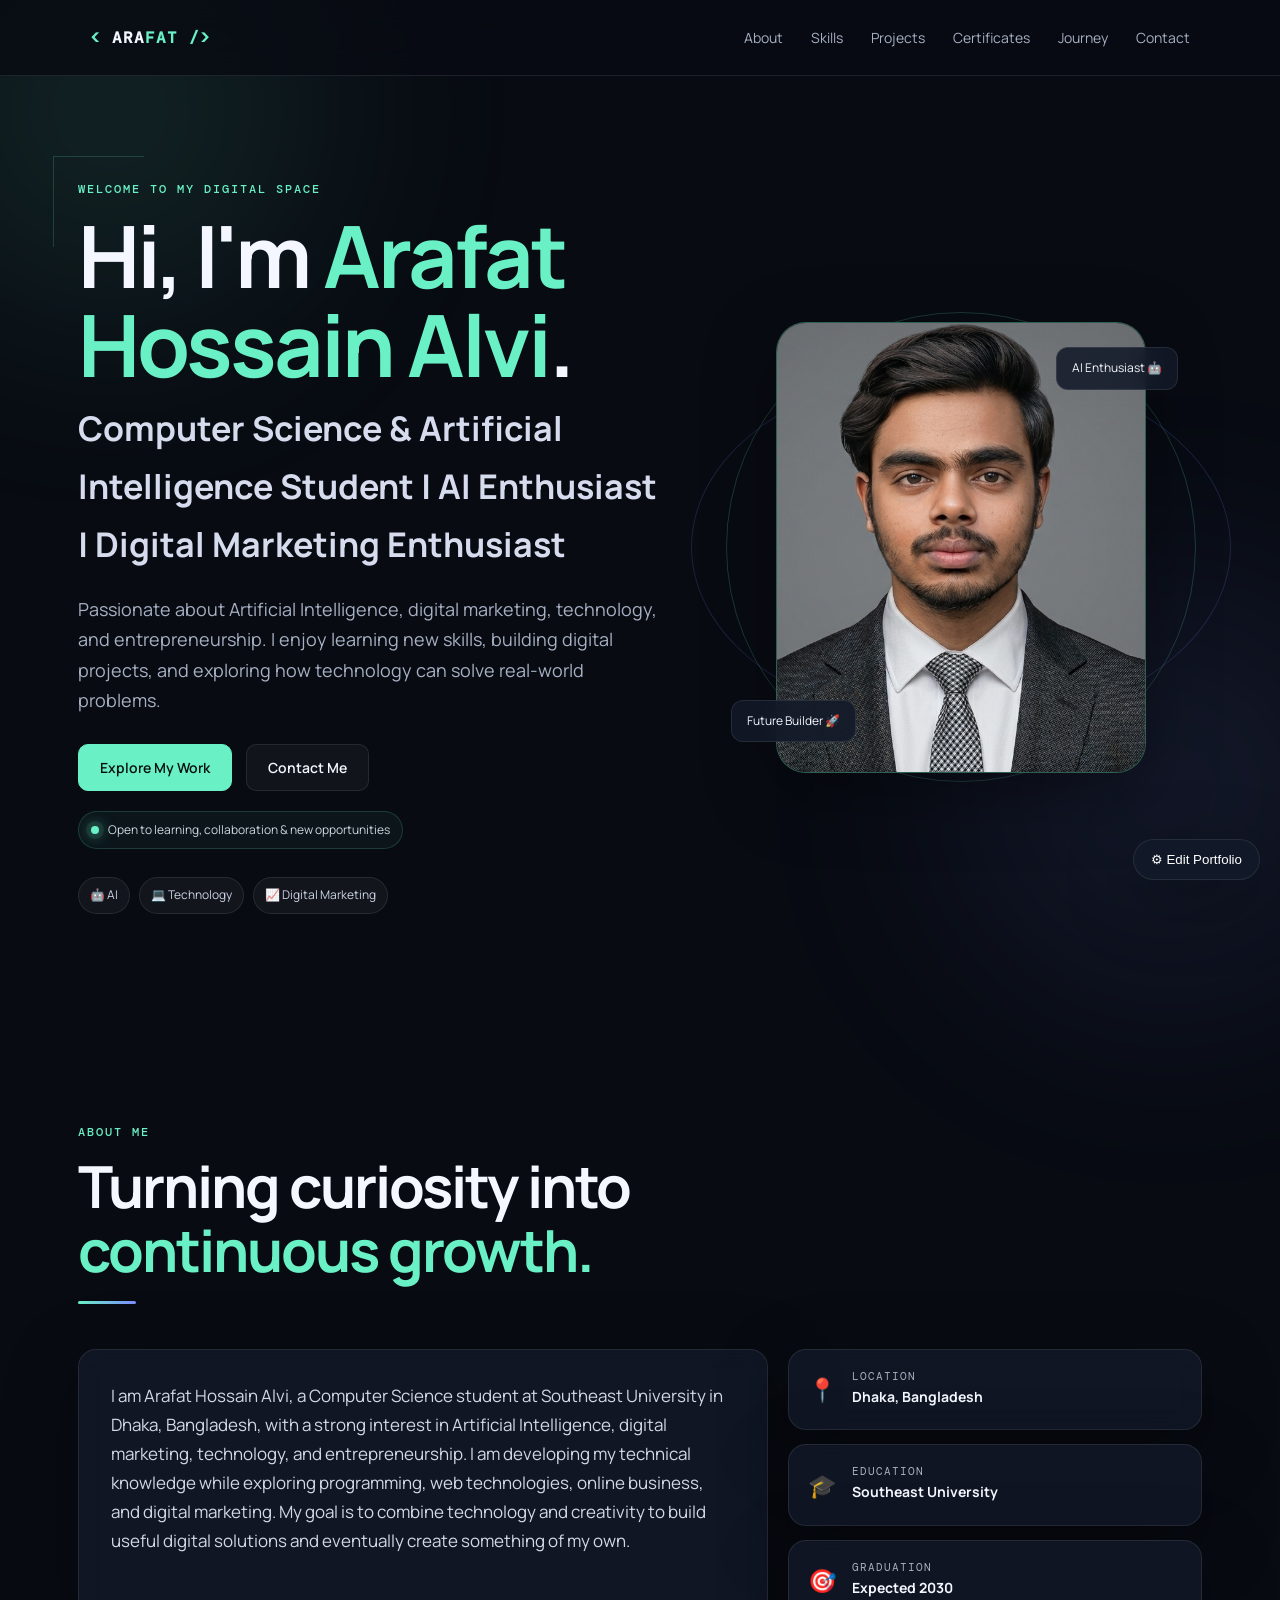
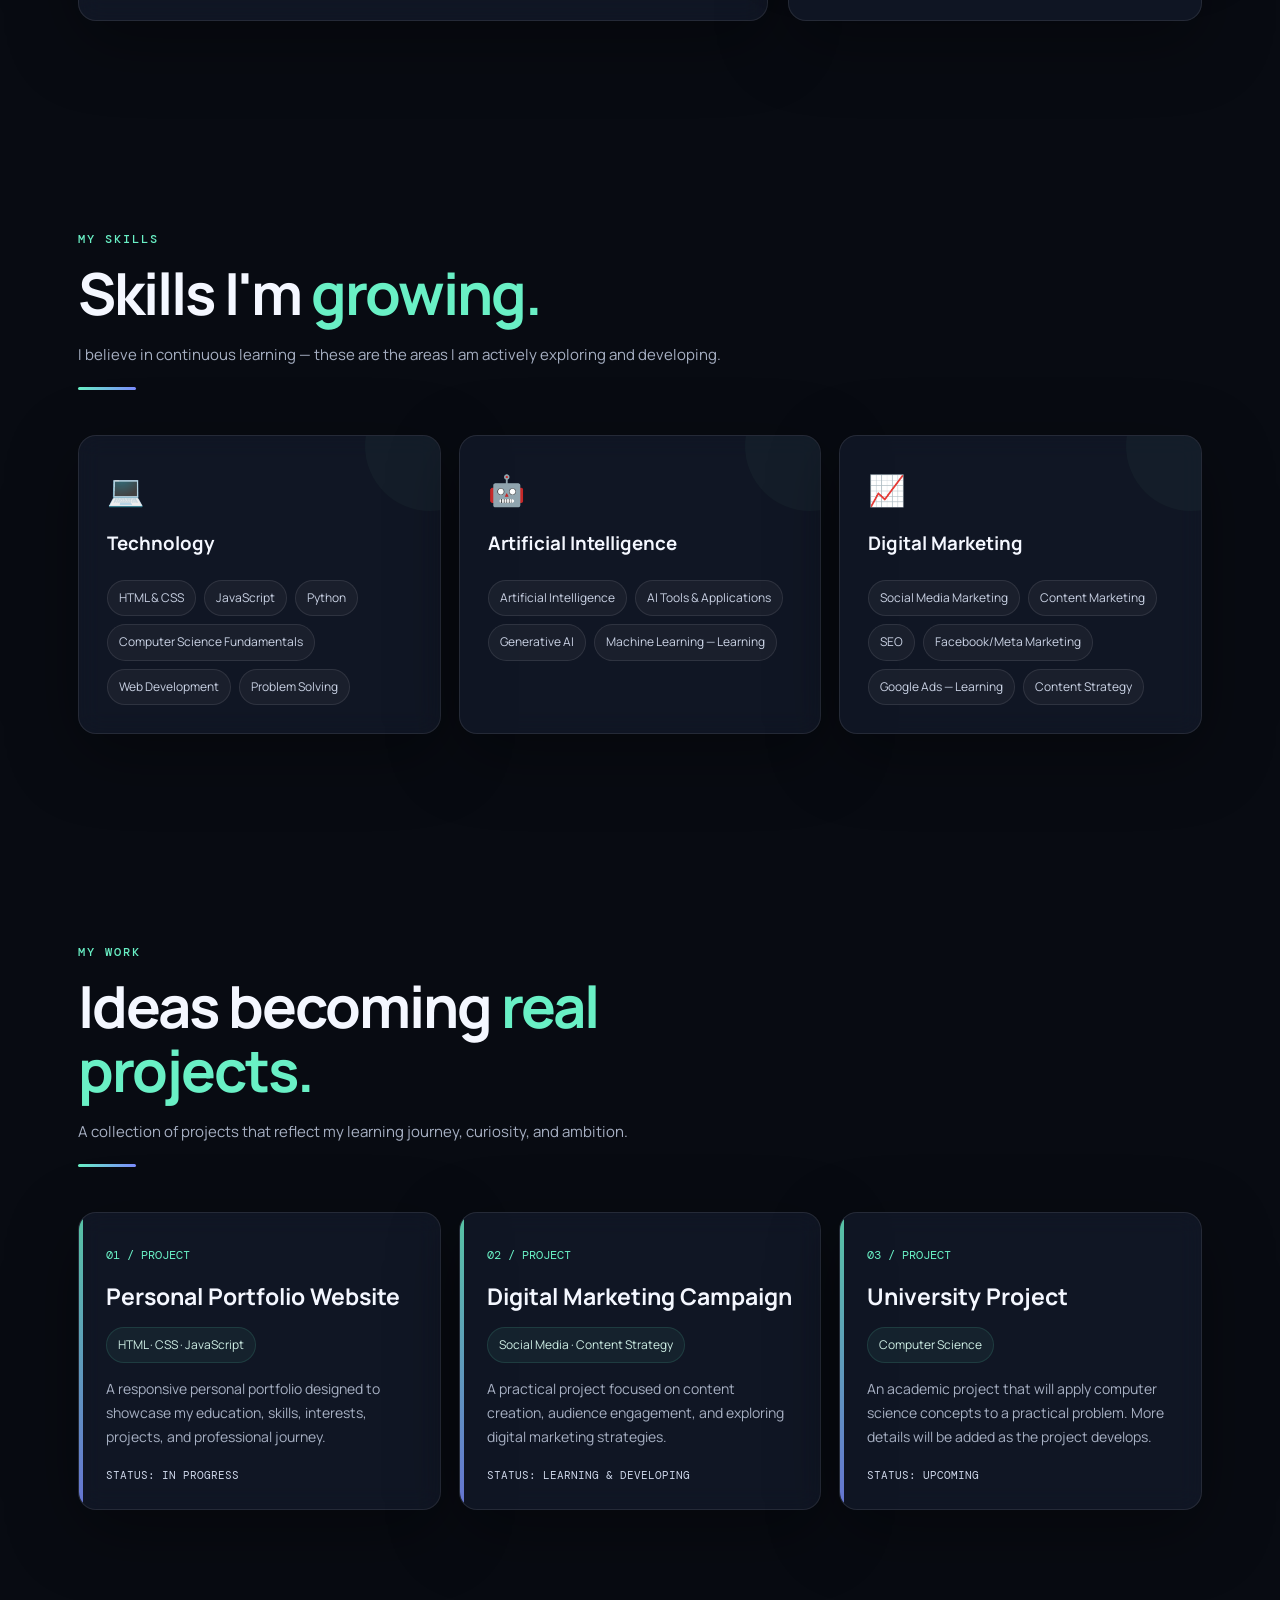
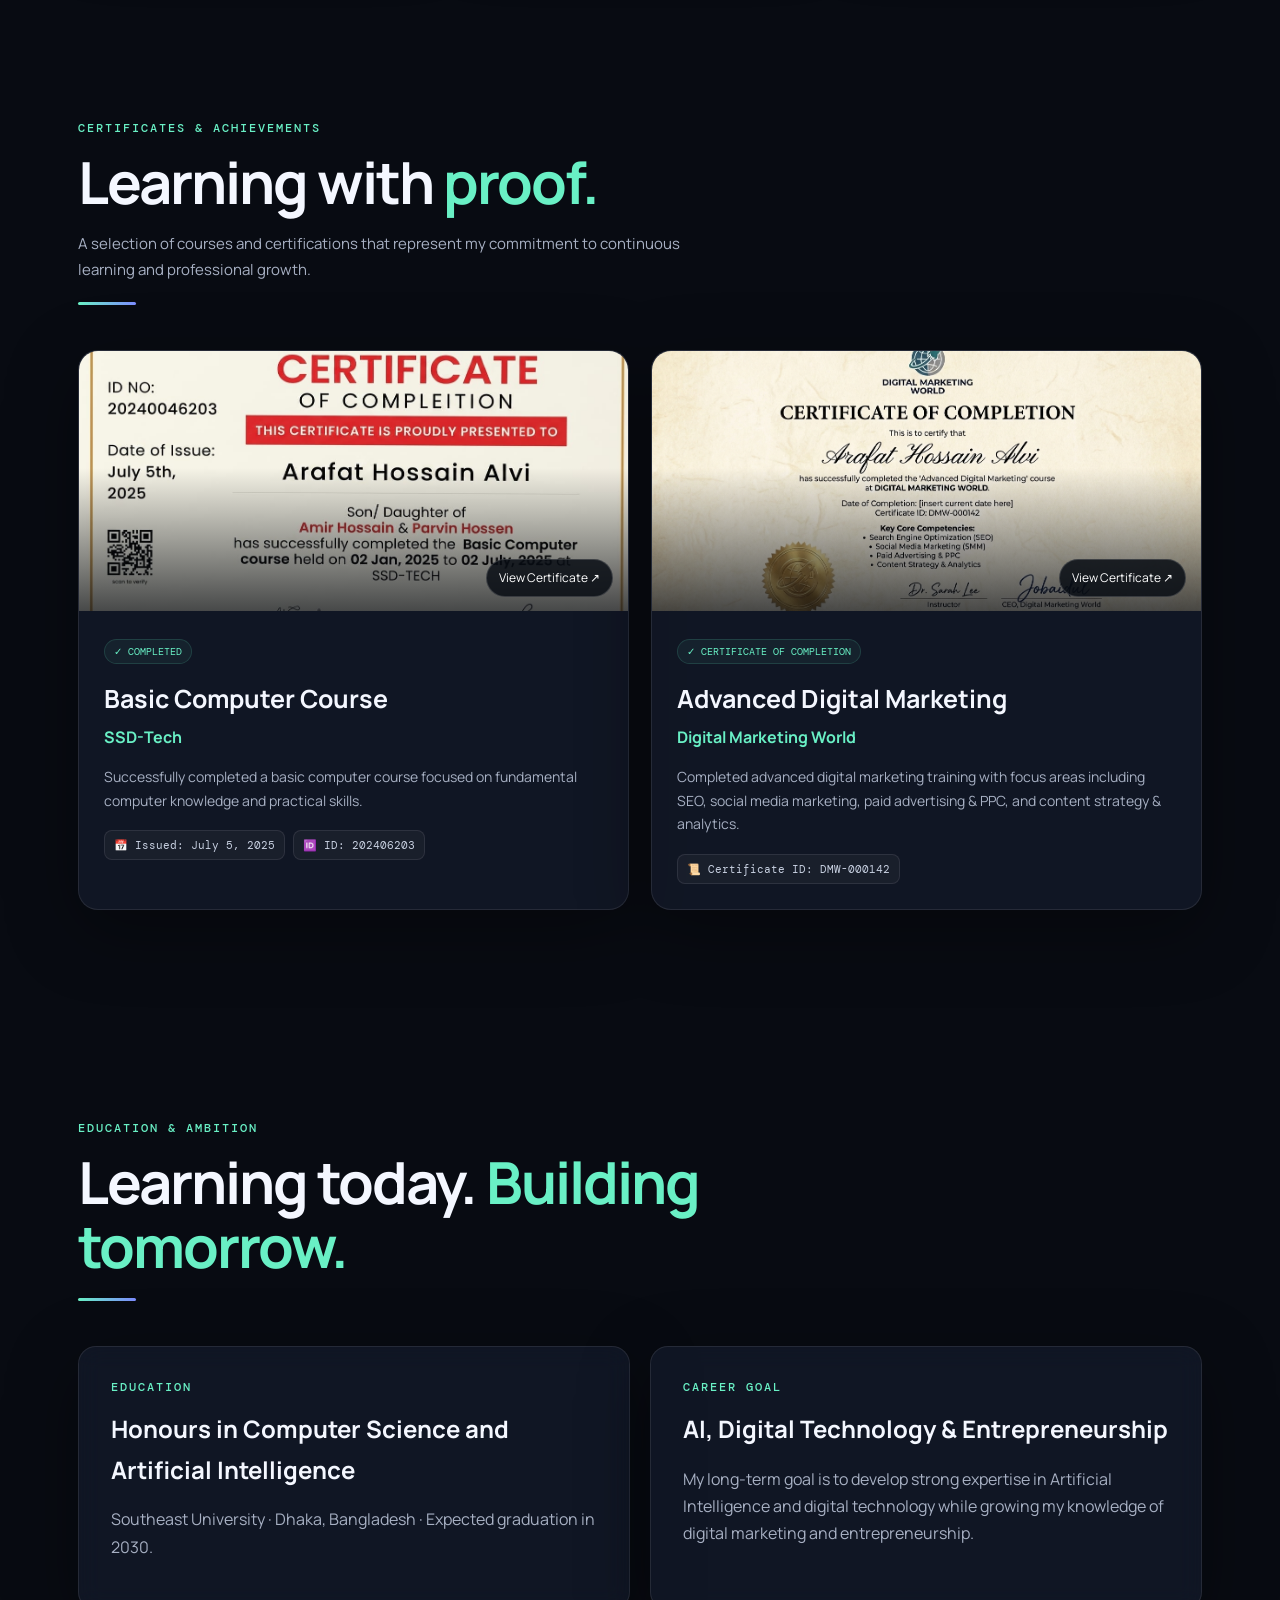
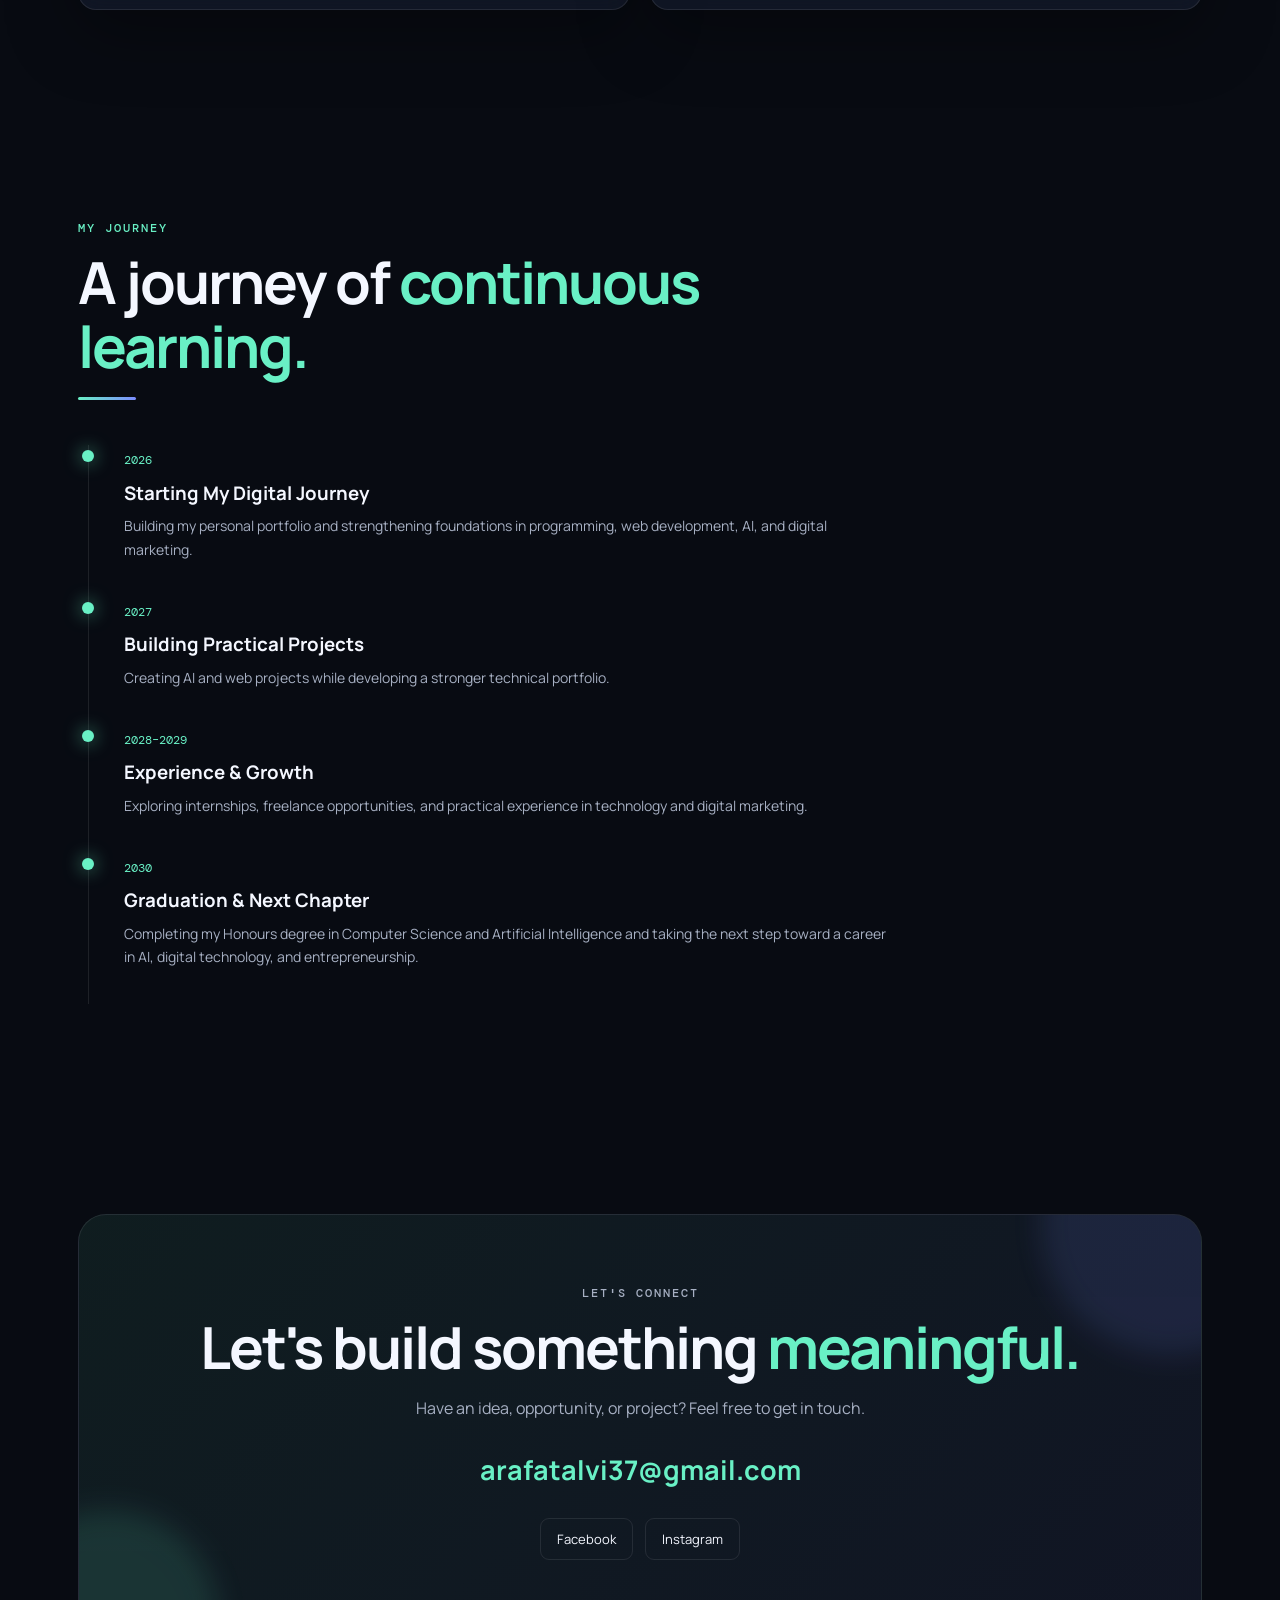
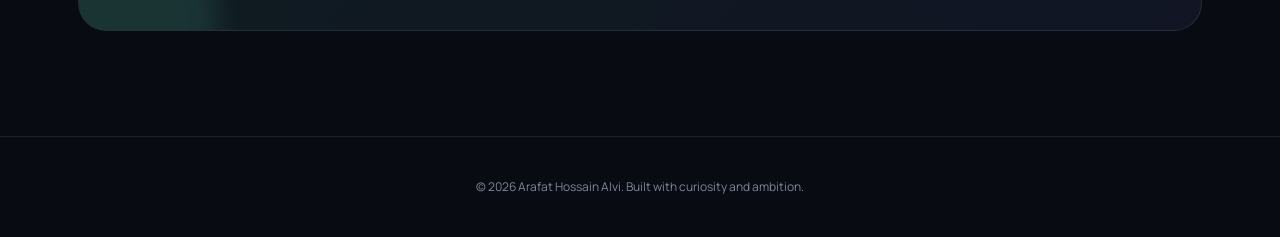
<file: index.html>
<!DOCTYPE html>
<html lang="en">
<head>
  <meta charset="UTF-8">
  <meta name="viewport" content="width=device-width, initial-scale=1.0">
  <title>Arafat Hossain Alvi | Portfolio</title>
  <meta name="description" content="Personal portfolio of Arafat Hossain Alvi, Computer Science student, AI enthusiast and digital marketing enthusiast.">
  <link rel="stylesheet" href="style.css">
</head>
<body>
  <div class="background-glow glow-one"></div>
  <div class="background-glow glow-two"></div>

  <nav class="navbar">
    <a href="#home" class="logo"><span>&lt;</span> ARA<span>FAT</span> <span>/&gt;</span></a>
    <button class="menu-toggle" aria-label="Open navigation">☰</button>
    <div class="nav-links">
      <a href="#about">About</a>
      <a href="#skills">Skills</a>
      <a href="#projects">Projects</a>
      <a href="#certificates">Certificates</a>
      <a href="#journey">Journey</a>
      <a href="#contact">Contact</a>
    </div>
  </nav>

  <main>
    <section id="home" class="hero section">
      <div class="hero-content reveal">
        <p class="eyebrow">WELCOME TO MY DIGITAL SPACE</p>
        <h1>Hi, I'm <span data-field="name">Arafat Hossain Alvi</span>.</h1>
        <h2><span data-field="headline">Computer Science Student</span></h2>
        <p class="hero-description" data-field="intro">
          Passionate about Artificial Intelligence, digital marketing, technology, and entrepreneurship. I enjoy learning new skills and exploring how technology can solve real-world problems.
        </p>
        <div class="hero-buttons">
          <a href="#projects" class="btn primary">Explore My Work</a>
          <a href="#contact" class="btn secondary">Contact Me</a>
        </div>
        <div class="availability"><span></span> Open to learning, collaboration & new opportunities</div>
        <div class="quick-tags">
          <span>🤖 AI</span><span>💻 Technology</span><span>📈 Digital Marketing</span>
        </div>
      </div>
      <div class="hero-image reveal">
        <div class="image-orbit orbit-one"></div>
        <div class="image-orbit orbit-two"></div>
        <div class="image-frame">
          <img src="images/profile.png" alt="Arafat Hossain Alvi">
        </div>
        <div class="floating-card card-one">AI Enthusiast 🤖</div>
        <div class="floating-card card-two">Future Builder 🚀</div>
      </div>
    </section>

    <section id="about" class="section content-section">
      <div class="section-heading reveal">
        <p class="eyebrow">ABOUT ME</p>
        <h2>Turning curiosity into <span>continuous growth.</span></h2>
      </div>
      <div class="about-grid">
        <div class="about-text glass reveal" data-field="about">
          I am Arafat Hossain Alvi, a Computer Science student at Southeast University in Dhaka, Bangladesh, with a strong interest in Artificial Intelligence, digital marketing, technology, and entrepreneurship. I am developing my technical knowledge while exploring programming, web technologies, online business, and digital marketing. My goal is to combine technology and creativity to build useful digital solutions and eventually create something of my own.
        </div>
        <div class="info-cards reveal">
          <div class="info-card"><span>📍</span><div><small>LOCATION</small><strong data-field="location">Dhaka, Bangladesh</strong></div></div>
          <div class="info-card"><span>🎓</span><div><small>EDUCATION</small><strong data-field="university">Southeast University</strong></div></div>
          <div class="info-card"><span>🎯</span><div><small>GRADUATION</small><strong data-field="graduation">Expected 2030</strong></div></div>
        </div>
      </div>
    </section>

    <section id="skills" class="section content-section">
      <div class="section-heading reveal">
        <p class="eyebrow">MY SKILLS</p>
        <h2>Skills I'm <span>growing.</span></h2>
        <p class="section-subtitle">I believe in continuous learning — these are the areas I am actively exploring and developing.</p>
      </div>
      <div class="skill-grid">
        <article class="skill-card reveal">
          <div class="skill-icon">💻</div>
          <h3>Technology</h3>
          <div class="tags" data-list="techSkills"></div>
        </article>
        <article class="skill-card reveal">
          <div class="skill-icon">🤖</div>
          <h3>Artificial Intelligence</h3>
          <div class="tags" data-list="aiSkills"></div>
        </article>
        <article class="skill-card reveal">
          <div class="skill-icon">📈</div>
          <h3>Digital Marketing</h3>
          <div class="tags" data-list="marketingSkills"></div>
        </article>
      </div>
    </section>

    <section id="projects" class="section content-section">
      <div class="section-heading reveal">
        <p class="eyebrow">MY WORK</p>
        <h2>Ideas becoming <span>real projects.</span></h2>
        <p class="section-subtitle">A collection of projects that reflect my learning journey, curiosity, and ambition.</p>
      </div>
      <div id="projects-list" class="project-grid"></div>
    </section>

    <section id="certificates" class="section content-section">
<div class="section-heading reveal"><p class="eyebrow">CERTIFICATES & ACHIEVEMENTS</p><h2>Learning with <span>proof.</span></h2><p class="section-subtitle">A selection of courses and certifications that represent my commitment to continuous learning and professional growth.</p></div>
<div class="certificate-grid">
<article class="certificate-card reveal"><a href="images/basic-computer-certificate.png" target="_blank" class="certificate-image"><img src="images/basic-computer-certificate.png" alt="Basic Computer Course Certificate"><span>View Certificate ↗</span></a><div class="certificate-content"><div class="certificate-badge">✓ COMPLETED</div><h3>Basic Computer Course</h3><p class="certificate-org">SSD-Tech</p><p>Successfully completed a basic computer course focused on fundamental computer knowledge and practical skills.</p><div class="certificate-meta"><span>📅 Issued: July 5, 2025</span><span>🆔 ID: 202406203</span></div></div></article>
<article class="certificate-card reveal"><a href="images/advanced-digital-marketing-certificate.jpg" target="_blank" class="certificate-image"><img src="images/advanced-digital-marketing-certificate.jpg" alt="Advanced Digital Marketing Certificate"><span>View Certificate ↗</span></a><div class="certificate-content"><div class="certificate-badge">✓ CERTIFICATE OF COMPLETION</div><h3>Advanced Digital Marketing</h3><p class="certificate-org">Digital Marketing World</p><p>Completed advanced digital marketing training with focus areas including SEO, social media marketing, paid advertising & PPC, and content strategy & analytics.</p><div class="certificate-meta"><span>📜 Certificate ID: DMW-000142</span></div></div></article>
</div></section>

    <section id="education" class="section content-section">
      <div class="section-heading reveal">
        <p class="eyebrow">EDUCATION & AMBITION</p>
        <h2>Learning today. <span>Building tomorrow.</span></h2>
      </div>
      <div class="education-goal-grid">
        <div class="glass reveal">
          <p class="card-label">EDUCATION</p>
          <h3 data-field="degree">Honours in Computer Science and Artificial Intelligence</h3>
          <p data-field="educationText">Southeast University · Dhaka, Bangladesh · Expected graduation in 2030.</p>
        </div>
        <div class="glass reveal">
          <p class="card-label">CAREER GOAL</p>
          <h3>AI, Digital Technology & Entrepreneurship</h3>
          <p data-field="careerGoal">My long-term goal is to develop strong expertise in Artificial Intelligence and digital technology while growing my knowledge of digital marketing and entrepreneurship.</p>
        </div>
      </div>
    </section>

    <section id="journey" class="section content-section">
      <div class="section-heading reveal">
        <p class="eyebrow">MY JOURNEY</p>
        <h2>A journey of <span>continuous learning.</span></h2>
      </div>
      <div class="timeline" id="timeline-list"></div>
    </section>

    <section id="contact" class="section content-section contact-section">
      <div class="contact-box reveal">
        <p class="eyebrow">LET'S CONNECT</p>
        <h2>Let's build something <span>meaningful.</span></h2>
        <p>Have an idea, opportunity, or project? Feel free to get in touch.</p>
        <a class="email-link" data-link="email" href="mailto:arafatalvi37@gmail.com" data-field="email">arafatalvi37@gmail.com</a>
        <div class="social-links">
          <a data-link="facebook" href="https://www.facebook.com/arafat.alvi.566" target="_blank">Facebook</a>
          <a data-link="instagram" href="https://www.instagram.com/al_vin_29/?hl=en" target="_blank">Instagram</a>
        </div>
      </div>
    </section>
  </main>

  <footer>
    <p>© <span id="year"></span> <span data-field="name">Arafat Hossain Alvi</span>. Built with curiosity and ambition.</p>
  </footer>

  <button id="edit-btn" class="edit-btn">⚙ Edit Portfolio</button>

  <div id="editor-modal" class="modal">
    <div class="modal-content">
      <div class="modal-header">
        <div><p class="eyebrow">PORTFOLIO CONTROL PANEL</p><h2>Edit Your Information</h2></div>
        <button id="close-editor" class="close-btn">×</button>
      </div>
      <form id="editor-form">
        <div class="form-grid">
          <label>Full Name<input name="name"></label>
          <label>Headline<input name="headline"></label>
          <label>Location<input name="location"></label>
          <label>University<input name="university"></label>
          <label>Graduation<input name="graduation"></label>
          <label>Email<input name="email" type="email"></label>
          <label class="full">Short Introduction<textarea name="intro"></textarea></label>
          <label class="full">About Me<textarea name="about"></textarea></label>
          <label class="full">Degree<textarea name="degree"></textarea></label>
          <label class="full">Education Description<textarea name="educationText"></textarea></label>
          <label class="full">Career Goal<textarea name="careerGoal"></textarea></label>
          <label>Facebook URL<input name="facebook"></label>
          <label>Instagram URL<input name="instagram"></label>
          <label class="full">Technology Skills <small>Separate with commas</small><textarea name="techSkills"></textarea></label>
          <label class="full">AI Skills <small>Separate with commas</small><textarea name="aiSkills"></textarea></label>
          <label class="full">Marketing Skills <small>Separate with commas</small><textarea name="marketingSkills"></textarea></label>
        </div>
        <div class="editor-actions">
          <button type="submit" class="btn primary">Save Changes</button>
          <button type="button" id="export-btn" class="btn secondary">Export Backup</button>
          <button type="button" id="reset-btn" class="btn danger">Reset to Default</button>
        </div>
      </form>
      <p class="editor-note">Changes are saved in this browser. Use Export Backup to keep a copy.</p>
    </div>
  </div>

  <script src="script.js"></script>
</body>
</html>
</file>
<file: style.css>
@import url('https://fonts.googleapis.com/css2?family=DM+Mono:wght@400;500&family=Manrope:wght@400;500;600;700;800&display=swap');

:root{
  --bg:#080b12;--bg2:#0d1220;--panel:rgba(20,27,43,.72);
  --text:#f4f7ff;--muted:#a7b0c3;--accent:#69f0c5;--accent2:#7c8cff;
  --border:rgba(255,255,255,.09);--shadow:0 20px 70px rgba(0,0,0,.35);
}
*{box-sizing:border-box;scroll-behavior:smooth}
body{margin:0;background:var(--bg);color:var(--text);font-family:Manrope,Arial,sans-serif;line-height:1.7;overflow-x:hidden}
.background-glow{position:fixed;width:420px;height:420px;border-radius:50%;filter:blur(120px);opacity:.11;z-index:-1}
.glow-one{background:var(--accent);top:-100px;left:-100px}.glow-two{background:var(--accent2);bottom:-100px;right:-100px}
.navbar{position:sticky;top:0;z-index:50;height:76px;padding:0 7%;display:flex;align-items:center;justify-content:space-between;background:rgba(8,11,18,.78);backdrop-filter:blur(16px);border-bottom:1px solid var(--border)}
.logo{font-family:"DM Mono";font-weight:700;color:var(--text);text-decoration:none;letter-spacing:1px}.logo span{color:var(--accent)}
.nav-links{display:flex;gap:28px}.nav-links a{color:var(--muted);text-decoration:none;font-size:14px}.nav-links a:hover{color:var(--accent)}
.menu-toggle{display:none;background:none;border:0;color:white;font-size:24px}
.section{max-width:1180px;margin:auto;padding:105px 28px}.hero{min-height:calc(100vh - 76px);display:grid;grid-template-columns:1.1fr .9fr;gap:55px;align-items:center}
.eyebrow,.card-label{font:500 12px "DM Mono";letter-spacing:2px;color:var(--accent);margin:0 0 14px}
h1{font-size:clamp(48px,7vw,86px);line-height:1.03;margin:0 0 12px;letter-spacing:-3px}h1 span,.section-heading h2 span,.contact-box h2 span{color:var(--accent)}
.hero h2{font-size:clamp(22px,3vw,34px);margin:0;color:#d6dced}.hero-description{max-width:650px;color:var(--muted);font-size:18px;margin:20px 0 28px}
.hero-buttons{display:flex;gap:14px;flex-wrap:wrap}.btn{display:inline-flex;align-items:center;justify-content:center;padding:13px 21px;border-radius:10px;text-decoration:none;border:1px solid var(--border);cursor:pointer;font:600 14px Manrope;transition:.25s}.primary{background:var(--accent);color:#06100d;border-color:var(--accent)}.primary:hover{transform:translateY(-2px);box-shadow:0 10px 30px rgba(105,240,197,.2)}.secondary{color:var(--text);background:rgba(255,255,255,.04)}.danger{color:#ff9d9d;background:rgba(255,80,80,.08);border-color:rgba(255,80,80,.2)}
.quick-tags{display:flex;gap:9px;flex-wrap:wrap;margin-top:28px}.quick-tags span,.tags span{padding:7px 11px;background:rgba(255,255,255,.045);border:1px solid var(--border);border-radius:999px;color:#cbd3e5;font-size:12px}
.hero-image{position:relative;display:grid;place-items:center;min-height:500px}.image-frame{width:min(370px,80vw);aspect-ratio:.82;border-radius:30px;overflow:hidden;border:1px solid rgba(105,240,197,.35);box-shadow:var(--shadow);position:relative;background:#111;z-index:2}.image-frame img{width:100%;height:100%;object-fit:cover}
.image-orbit{position:absolute;border:1px solid rgba(105,240,197,.2);border-radius:50%}.orbit-one{width:470px;height:470px;animation:spin 18s linear infinite}.orbit-two{width:540px;height:360px;border-color:rgba(124,140,255,.18);animation:spin 25s linear infinite reverse}
@keyframes spin{to{transform:rotate(360deg)}}.floating-card{position:absolute;z-index:3;padding:10px 15px;background:rgba(18,25,40,.86);border:1px solid var(--border);border-radius:12px;font-size:12px;backdrop-filter:blur(12px)}.card-one{top:50px;right:5%}.card-two{bottom:55px;left:2%}
.section-heading{max-width:760px;margin-bottom:45px}.section-heading h2,.contact-box h2{font-size:clamp(34px,5vw,58px);line-height:1.1;letter-spacing:-2px;margin:0}
.glass,.skill-card,.project-card,.info-card{background:var(--panel);border:1px solid var(--border);box-shadow:var(--shadow);backdrop-filter:blur(12px);border-radius:18px}
.about-grid{display:grid;grid-template-columns:1.25fr .75fr;gap:20px}.about-text{padding:32px;color:#d2d8e5;font-size:17px}.info-cards{display:grid;gap:14px}.info-card{padding:19px;display:flex;gap:15px;align-items:center}.info-card span{font-size:23px}.info-card small{display:block;color:var(--muted);font:11px "DM Mono";letter-spacing:1px}.info-card strong{font-size:14px}
.skill-grid,.project-grid{display:grid;grid-template-columns:repeat(3,1fr);gap:18px}.skill-card{padding:28px}.skill-icon{font-size:30px}.skill-card h3{margin:13px 0 20px}.tags{display:flex;flex-wrap:wrap;gap:8px}
.project-card{padding:27px;position:relative;overflow:hidden}.project-number{font:12px "DM Mono";color:var(--accent)}.project-card h3{font-size:23px;margin:10px 0}.project-card p{color:var(--muted);font-size:14px}.project-status{font:11px "DM Mono";color:#cdd6e9;margin-top:20px}
.education-goal-grid{display:grid;grid-template-columns:1fr 1fr;gap:20px}.education-goal-grid .glass{padding:32px}.education-goal-grid h3{font-size:24px;margin:0 0 12px}.education-goal-grid p:last-child{color:var(--muted)}
.timeline{position:relative;max-width:800px;margin-left:10px;border-left:1px solid var(--border)}.timeline-item{padding:0 0 35px 35px;position:relative}.timeline-item:before{content:"";position:absolute;left:-7px;top:5px;width:12px;height:12px;border-radius:50%;background:var(--accent);box-shadow:0 0 18px rgba(105,240,197,.7)}.timeline-year{font:12px "DM Mono";color:var(--accent)}.timeline-item h3{margin:5px 0}.timeline-item p{color:var(--muted);margin:0;font-size:14px}
.contact-section{text-align:center}.contact-box{padding:70px 25px;border:1px solid var(--border);border-radius:28px;background:linear-gradient(135deg,rgba(105,240,197,.08),rgba(124,140,255,.08))}.contact-box p{color:var(--muted)}.email-link{display:block;color:var(--accent);font-size:clamp(18px,3vw,27px);font-weight:700;text-decoration:none;margin:25px}.social-links{display:flex;justify-content:center;gap:12px}.social-links a{padding:9px 16px;border:1px solid var(--border);border-radius:9px;color:var(--text);text-decoration:none;font-size:13px}
footer{text-align:center;padding:28px;color:#7e879a;font-size:12px;border-top:1px solid var(--border)}
.edit-btn{position:fixed;right:20px;bottom:20px;z-index:80;padding:12px 17px;border-radius:999px;border:1px solid var(--border);background:#111827;color:white;box-shadow:var(--shadow);cursor:pointer}
.modal{display:none;position:fixed;inset:0;background:rgba(0,0,0,.76);z-index:100;overflow:auto;padding:30px 15px}.modal.show{display:block}.modal-content{max-width:900px;margin:25px auto;background:#101622;border:1px solid var(--border);border-radius:20px;padding:28px}.modal-header{display:flex;justify-content:space-between;align-items:start;margin-bottom:25px}.modal-header h2{margin:0}.close-btn{background:none;border:0;color:white;font-size:34px;cursor:pointer}.form-grid{display:grid;grid-template-columns:1fr 1fr;gap:14px}.form-grid label{font-size:13px;color:#cdd5e4}.form-grid small{color:var(--muted)}.form-grid input,.form-grid textarea{width:100%;margin-top:6px;background:#080c14;border:1px solid var(--border);border-radius:9px;padding:11px;color:white;font:14px Manrope}.form-grid textarea{min-height:90px;resize:vertical}.full{grid-column:1/-1}.editor-actions{display:flex;gap:10px;flex-wrap:wrap;margin-top:20px}.editor-note{font-size:12px;color:var(--muted)}
.reveal{opacity:0;transform:translateY(22px);transition:.7s ease}.reveal.visible{opacity:1;transform:none}
@media(max-width:850px){.hero{grid-template-columns:1fr;text-align:center;padding-top:65px}.hero-content{order:2}.hero-image{order:1;min-height:390px}.hero-buttons,.quick-tags{justify-content:center}.orbit-one{width:360px;height:360px}.orbit-two{width:410px;height:280px}.about-grid,.education-goal-grid{grid-template-columns:1fr}.skill-grid,.project-grid{grid-template-columns:1fr}.nav-links{display:none;position:absolute;top:76px;left:0;right:0;background:#0b101a;padding:20px;flex-direction:column}.nav-links.open{display:flex}.menu-toggle{display:block}.form-grid{grid-template-columns:1fr}.full{grid-column:auto}}


/* ===== PREMIUM VISUAL UPGRADES ===== */
body:before{
  content:"";
  position:fixed;
  inset:0;
  pointer-events:none;
  z-index:-2;
  opacity:.25;
  background-image:linear-gradient(rgba(255,255,255,.025) 1px,transparent 1px),
                   linear-gradient(90deg,rgba(255,255,255,.025) 1px,transparent 1px);
  background-size:55px 55px;
}
.section-heading{position:relative}
.section-heading:after{
  content:"";
  display:block;
  width:58px;
  height:3px;
  margin-top:20px;
  border-radius:99px;
  background:linear-gradient(90deg,var(--accent),var(--accent2));
}
.section-subtitle{
  color:var(--muted);
  max-width:650px;
  margin:17px 0 0;
  font-size:15px;
}
.availability{
  display:inline-flex;
  align-items:center;
  gap:9px;
  margin-top:20px;
  padding:8px 12px;
  border:1px solid rgba(105,240,197,.18);
  border-radius:999px;
  background:rgba(105,240,197,.045);
  color:#cdd7df;
  font-size:12px;
}
.availability span{
  width:8px;height:8px;border-radius:50%;
  background:var(--accent);
  box-shadow:0 0 0 5px rgba(105,240,197,.09),0 0 15px var(--accent);
}
.skill-card,.project-card,.glass,.info-card{
  transition:transform .35s ease,border-color .35s ease,box-shadow .35s ease;
}
.skill-card:hover,.project-card:hover,.info-card:hover{
  transform:translateY(-7px);
  border-color:rgba(105,240,197,.28);
  box-shadow:0 25px 70px rgba(0,0,0,.42),0 0 35px rgba(105,240,197,.04);
}
.skill-card{position:relative;overflow:hidden}
.skill-card:after{
  content:"";
  position:absolute;
  width:130px;height:130px;
  border-radius:50%;
  background:var(--accent);
  opacity:.035;
  right:-55px;top:-55px;
  transition:.35s;
}
.skill-card:hover:after{transform:scale(1.7);opacity:.07}
.project-card:before{
  content:"";
  position:absolute;left:0;top:0;width:4px;height:100%;
  background:linear-gradient(var(--accent),var(--accent2));
  opacity:.8;
}
.project-card h3{position:relative}
.project-card .tags span{
  background:rgba(105,240,197,.06);
  color:#cfeee5;
  border-color:rgba(105,240,197,.12);
}
.hero-content{position:relative}
.hero-content:before{
  content:"";
  position:absolute;
  left:-25px;top:-25px;
  width:90px;height:90px;
  border-left:1px solid rgba(105,240,197,.18);
  border-top:1px solid rgba(105,240,197,.18);
}
.image-frame{transition:transform .5s ease,box-shadow .5s ease}
.hero-image:hover .image-frame{
  transform:scale(1.025) rotate(.5deg);
  box-shadow:0 30px 90px rgba(0,0,0,.5),0 0 55px rgba(105,240,197,.09);
}
.contact-box{position:relative;overflow:hidden}
.contact-box:before,.contact-box:after{
  content:"";position:absolute;border-radius:50%;filter:blur(15px);opacity:.12;
}
.contact-box:before{width:220px;height:220px;background:var(--accent);left:-80px;bottom:-100px}
.contact-box:after{width:260px;height:260px;background:var(--accent2);right:-100px;top:-120px}
.contact-box>*{position:relative}
.nav-links a{position:relative}
.nav-links a:after{
  content:"";position:absolute;height:2px;width:0;left:0;bottom:-7px;
  background:var(--accent);transition:.25s;
}
.nav-links a:hover:after{width:100%}
.edit-btn:hover{border-color:rgba(105,240,197,.5);color:var(--accent);transform:translateY(-2px)}
@media(max-width:850px){
  .availability{justify-content:center}
  .section-heading:after{margin-left:auto;margin-right:auto}
}

.certificate-grid{display:grid;grid-template-columns:repeat(2,1fr);gap:22px}.certificate-card{overflow:hidden;border:1px solid var(--border);border-radius:20px;background:var(--panel);box-shadow:var(--shadow);transition:.35s}.certificate-card:hover{transform:translateY(-8px);border-color:rgba(105,240,197,.32);box-shadow:0 30px 80px rgba(0,0,0,.45)}.certificate-image{position:relative;display:block;height:260px;overflow:hidden;background:#0c111a;text-decoration:none}.certificate-image img{width:100%;height:100%;object-fit:cover;transition:.5s}.certificate-image:after{content:"";position:absolute;inset:0;background:linear-gradient(to top,rgba(5,8,13,.72),transparent 55%)}.certificate-image span{position:absolute;z-index:2;right:15px;bottom:14px;padding:8px 12px;border-radius:999px;background:rgba(8,12,19,.85);border:1px solid rgba(255,255,255,.16);color:white;font-size:12px}.certificate-card:hover img{transform:scale(1.06)}.certificate-content{padding:25px}.certificate-badge{display:inline-block;padding:5px 9px;border-radius:999px;color:var(--accent);background:rgba(105,240,197,.06);border:1px solid rgba(105,240,197,.14);font:10px "DM Mono"}.certificate-content h3{font-size:25px;margin:14px 0 3px}.certificate-org{color:var(--accent);font-weight:700;margin:0 0 13px}.certificate-content>p:not(.certificate-org){color:var(--muted);font-size:14px}.certificate-meta{display:flex;flex-wrap:wrap;gap:8px;margin-top:18px}.certificate-meta span{padding:7px 9px;border-radius:8px;background:rgba(255,255,255,.04);border:1px solid var(--border);color:#c9d2e2;font:11px "DM Mono"}@media(max-width:850px){.certificate-grid{grid-template-columns:1fr}.certificate-image{height:230px}}
</file>
